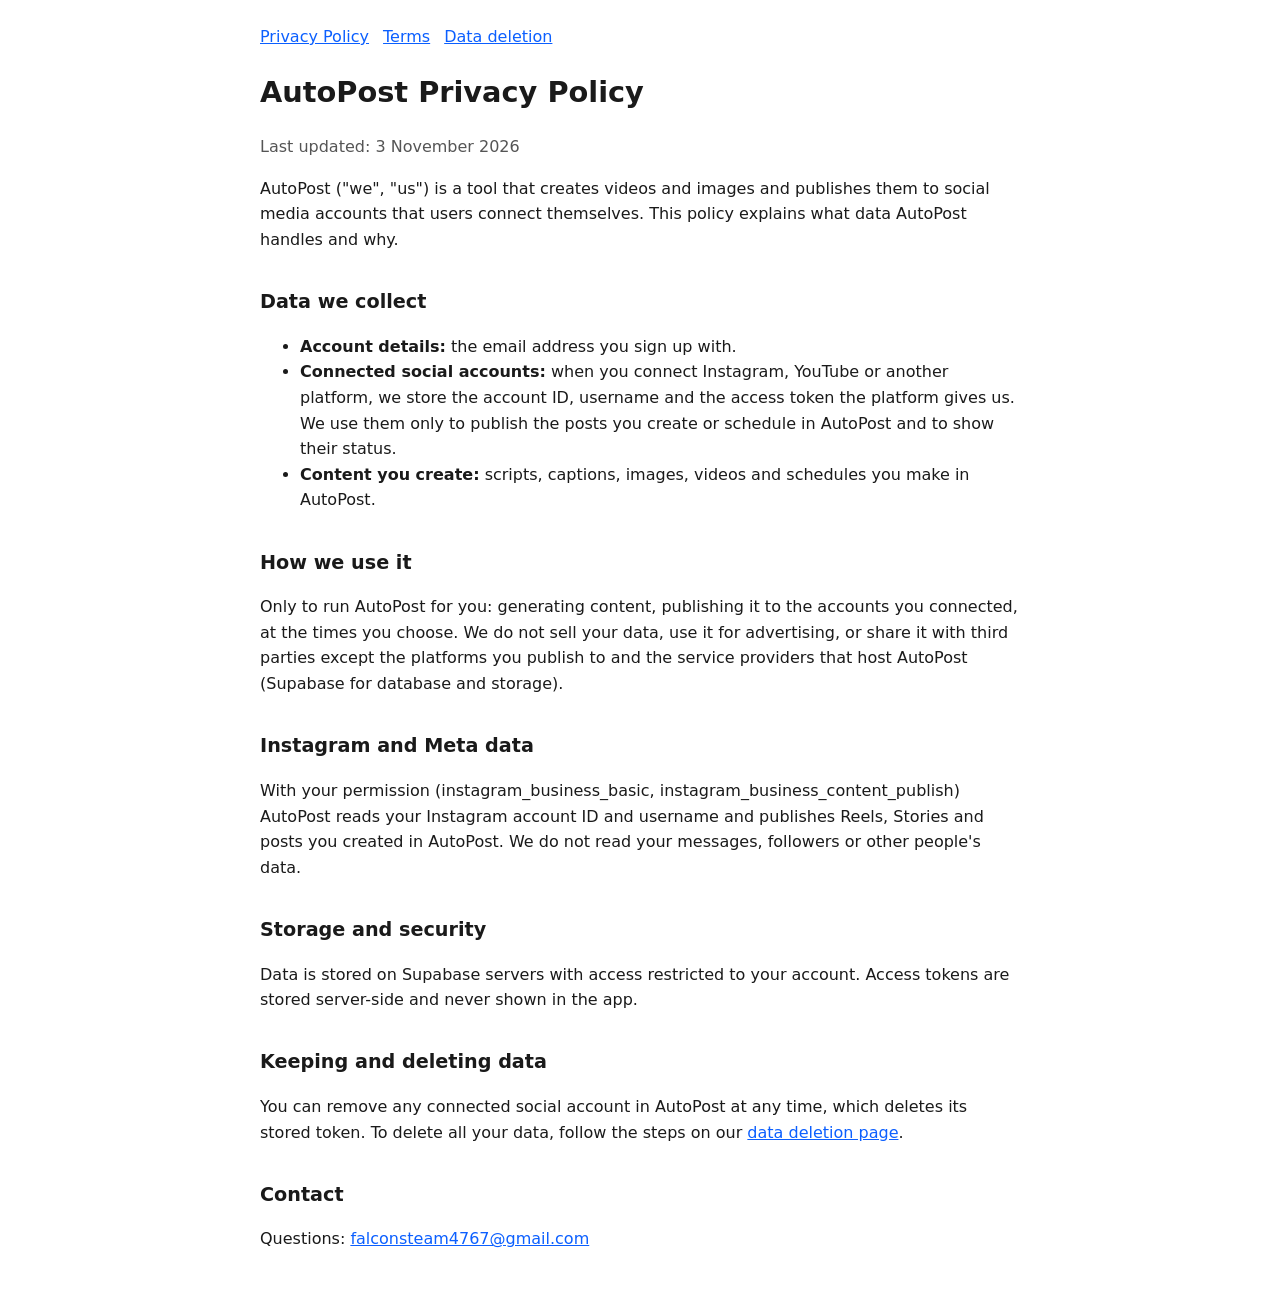
<file: index.html>
<!doctype html><html lang="en"><head><meta charset="utf-8"><meta name="viewport" content="width=device-width,initial-scale=1"><title>AutoPost Privacy Policy</title><link rel="stylesheet" href="style.css"></head><body>
<nav><a href="./">Privacy Policy</a><a href="terms.html">Terms</a><a href="data-deletion.html">Data deletion</a></nav>
<h1>AutoPost Privacy Policy</h1><p class="muted">Last updated: 3 November 2026</p>
<p>AutoPost ("we", "us") is a tool that creates videos and images and publishes them to social media accounts that users connect themselves. This policy explains what data AutoPost handles and why.</p>
<h2>Data we collect</h2>
<ul>
<li><b>Account details:</b> the email address you sign up with.</li>
<li><b>Connected social accounts:</b> when you connect Instagram, YouTube or another platform, we store the account ID, username and the access token the platform gives us. We use them only to publish the posts you create or schedule in AutoPost and to show their status.</li>
<li><b>Content you create:</b> scripts, captions, images, videos and schedules you make in AutoPost.</li>
</ul>
<h2>How we use it</h2>
<p>Only to run AutoPost for you: generating content, publishing it to the accounts you connected, at the times you choose. We do not sell your data, use it for advertising, or share it with third parties except the platforms you publish to and the service providers that host AutoPost (Supabase for database and storage).</p>
<h2>Instagram and Meta data</h2>
<p>With your permission (instagram_business_basic, instagram_business_content_publish) AutoPost reads your Instagram account ID and username and publishes Reels, Stories and posts you created in AutoPost. We do not read your messages, followers or other people's data.</p>
<h2>Storage and security</h2>
<p>Data is stored on Supabase servers with access restricted to your account. Access tokens are stored server-side and never shown in the app.</p>
<h2>Keeping and deleting data</h2>
<p>You can remove any connected social account in AutoPost at any time, which deletes its stored token. To delete all your data, follow the steps on our <a href="data-deletion.html">data deletion page</a>.</p>
<h2>Contact</h2><p>Questions: <a href="mailto:falconsteam4767@gmail.com">falconsteam4767@gmail.com</a></p>
</body></html>
</file>
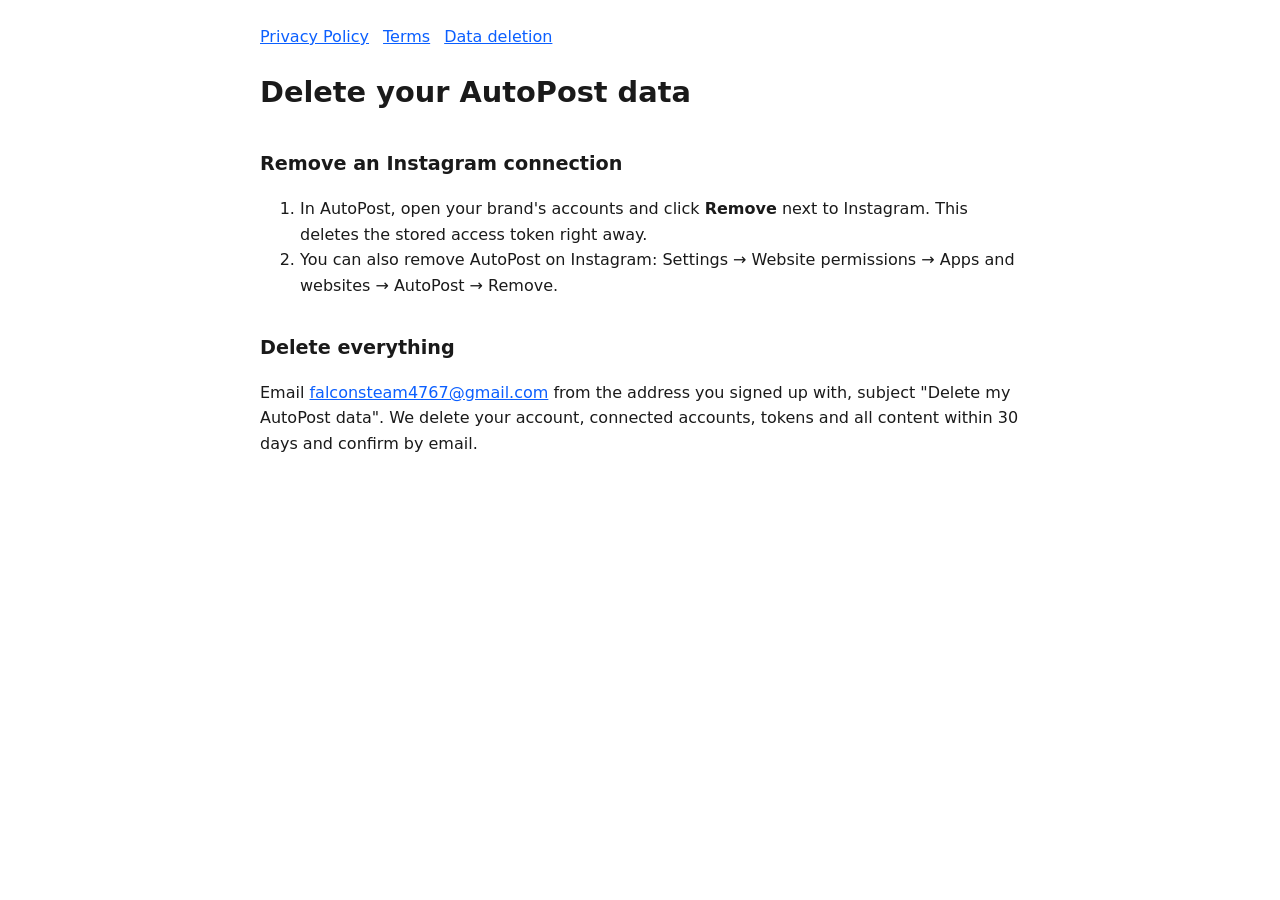
<file: data-deletion.html>
<!doctype html><html lang="en"><head><meta charset="utf-8"><meta name="viewport" content="width=device-width,initial-scale=1"><title>AutoPost Data Deletion</title><link rel="stylesheet" href="style.css"></head><body>
<nav><a href="./">Privacy Policy</a><a href="terms.html">Terms</a><a href="data-deletion.html">Data deletion</a></nav>
<h1>Delete your AutoPost data</h1>
<h2>Remove an Instagram connection</h2>
<ol><li>In AutoPost, open your brand's accounts and click <b>Remove</b> next to Instagram. This deletes the stored access token right away.</li>
<li>You can also remove AutoPost on Instagram: Settings → Website permissions → Apps and websites → AutoPost → Remove.</li></ol>
<h2>Delete everything</h2>
<p>Email <a href="mailto:falconsteam4767@gmail.com?subject=Delete%20my%20AutoPost%20data">falconsteam4767@gmail.com</a> from the address you signed up with, subject "Delete my AutoPost data". We delete your account, connected accounts, tokens and all content within 30 days and confirm by email.</p>
</body></html>
</file>
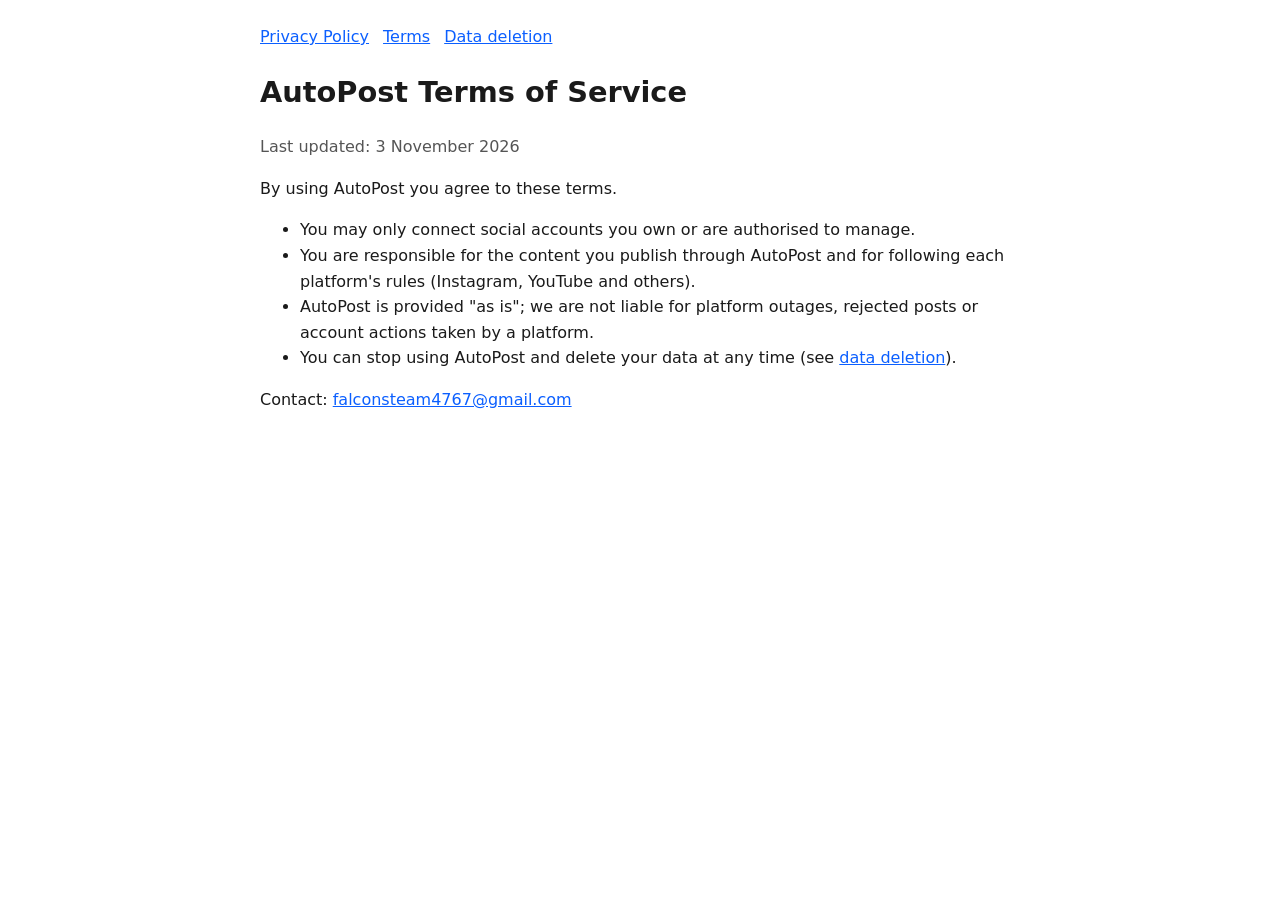
<file: terms.html>
<!doctype html><html lang="en"><head><meta charset="utf-8"><meta name="viewport" content="width=device-width,initial-scale=1"><title>AutoPost Terms of Service</title><link rel="stylesheet" href="style.css"></head><body>
<nav><a href="./">Privacy Policy</a><a href="terms.html">Terms</a><a href="data-deletion.html">Data deletion</a></nav>
<h1>AutoPost Terms of Service</h1><p class="muted">Last updated: 3 November 2026</p>
<p>By using AutoPost you agree to these terms.</p>
<ul><li>You may only connect social accounts you own or are authorised to manage.</li>
<li>You are responsible for the content you publish through AutoPost and for following each platform's rules (Instagram, YouTube and others).</li>
<li>AutoPost is provided "as is"; we are not liable for platform outages, rejected posts or account actions taken by a platform.</li>
<li>You can stop using AutoPost and delete your data at any time (see <a href="data-deletion.html">data deletion</a>).</li></ul>
<p>Contact: <a href="mailto:falconsteam4767@gmail.com">falconsteam4767@gmail.com</a></p>
</body></html>
</file>
<file: style.css>
:root{--bg:#fff;--fg:#1a1a1a;--muted:#555;--link:#0b5fff}
@media (prefers-color-scheme:dark){:root{--bg:#121212;--fg:#eee;--muted:#aaa;--link:#7aa7ff}}
body{background:var(--bg);color:var(--fg);font:16px/1.6 system-ui,sans-serif;max-width:760px;margin:0 auto;padding:24px 16px}
h1{font-size:1.8rem}h2{font-size:1.2rem;margin-top:1.8em}a{color:var(--link)}p.muted,small{color:var(--muted)}
nav a{margin-right:14px}
</file>
